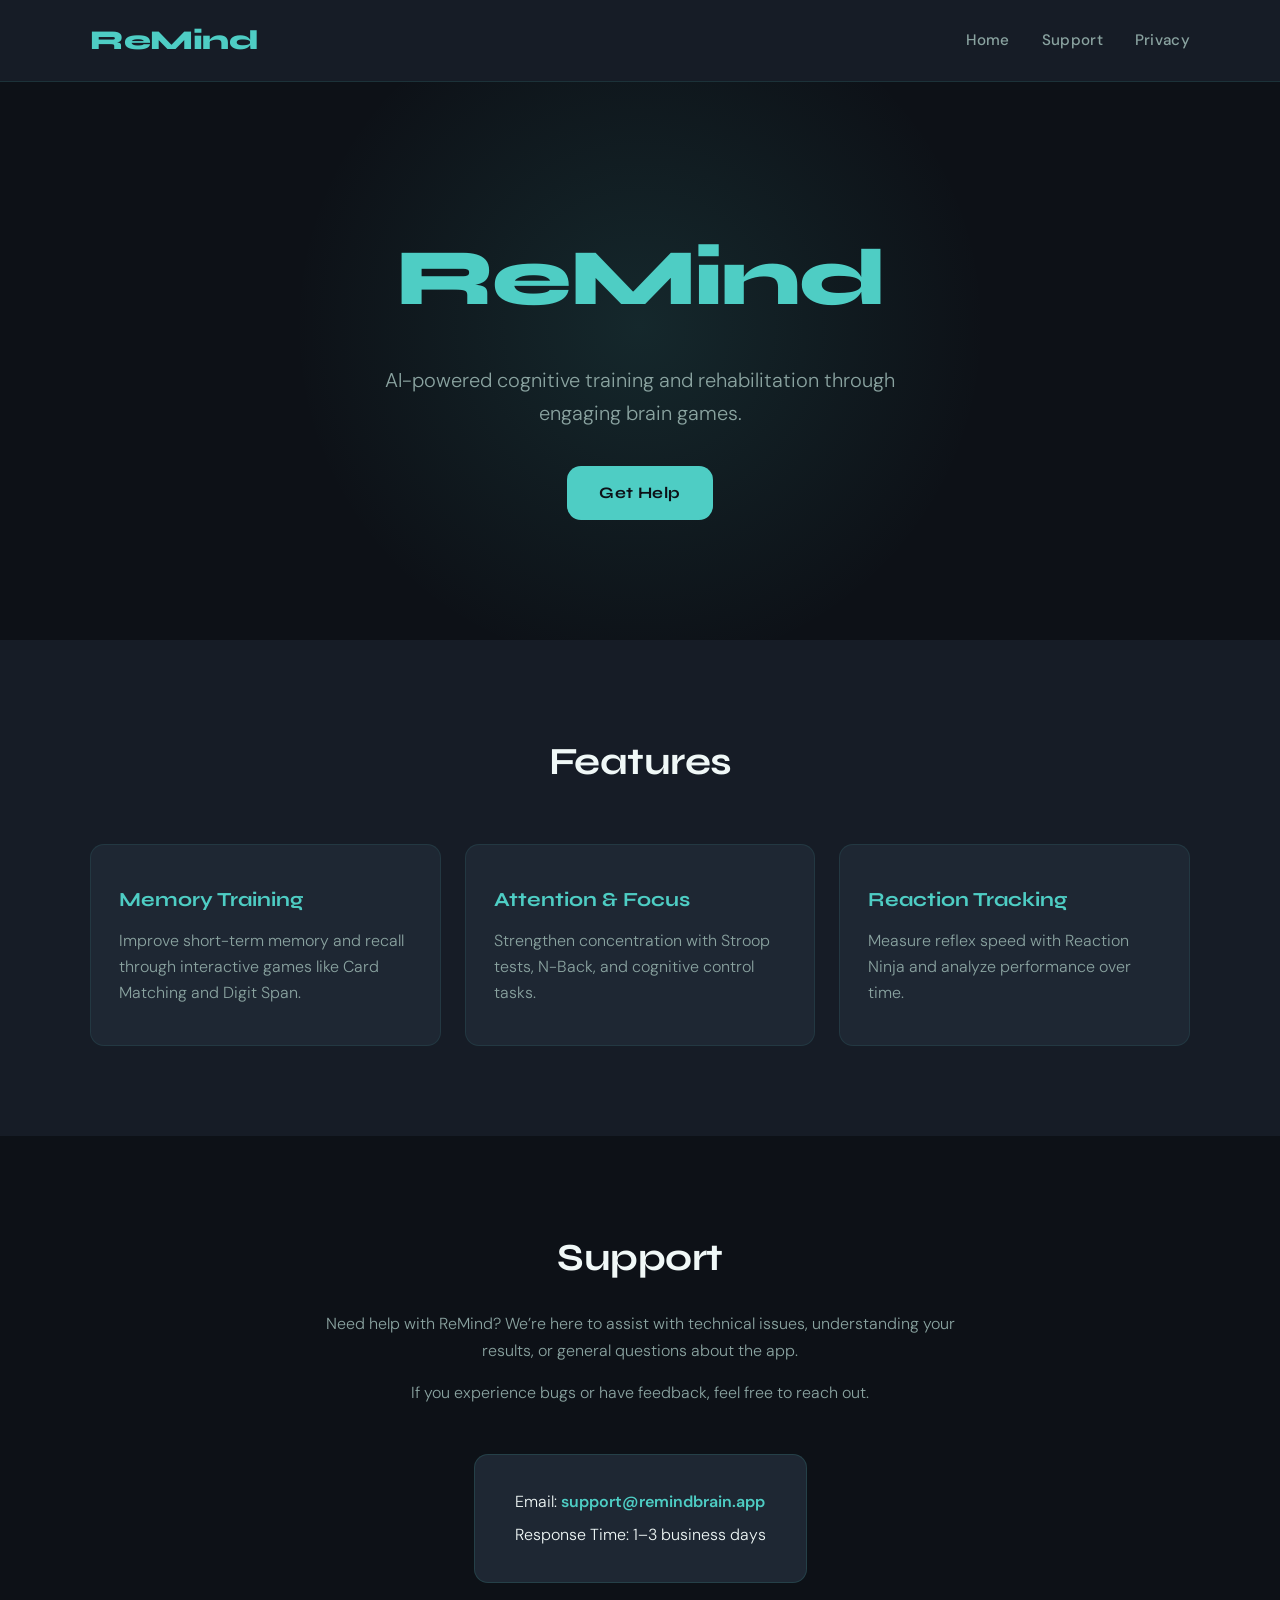
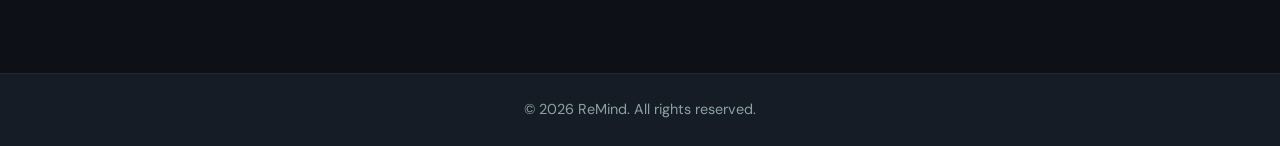
<file: index.html>
<!DOCTYPE html>
<html lang="en">
<head>
  <meta charset="UTF-8" />
  <meta name="viewport" content="width=device-width, initial-scale=1.0" />
  <title>ReMind Support</title>
  <link rel="stylesheet" href="styles.css" />
</head>

<body>
  <nav>
    <div class="navContainer">
      <div class="logo">ReMind</div>
      <div class="navLinks">
        <a href="index.html">Home</a>
        <a href="#support">Support</a>
        <a href="privacy.html">Privacy</a>
      </div>
    </div>
  </nav>

  <section class="hero">
    <h1>ReMind</h1>
    <p>AI-powered cognitive training and rehabilitation through engaging brain games.</p>
    <a class="primaryButton" href="#support">Get Help</a>
  </section>

  <section class="features">
    <h2>Features</h2>
    <div class="featureGrid">
      <div class="card">
        <h3>Memory Training</h3>
        <p>Improve short-term memory and recall through interactive games like Card Matching and Digit Span.</p>
      </div>

      <div class="card">
        <h3>Attention & Focus</h3>
        <p>Strengthen concentration with Stroop tests, N-Back, and cognitive control tasks.</p>
      </div>

      <div class="card">
        <h3>Reaction Tracking</h3>
        <p>Measure reflex speed with Reaction Ninja and analyze performance over time.</p>
      </div>
    </div>
  </section>

  <section class="supportSection" id="support">
    <h2>Support</h2>

    <p>
      Need help with ReMind? We’re here to assist with technical issues,
      understanding your results, or general questions about the app.
    </p>

    <p>
      If you experience bugs or have feedback, feel free to reach out.
    </p>

    <div class="contactBox">
      <p>Email: <a href="mailto:support@remindbrain.app">support@remindbrain.app</a></p>
      <p>Response Time: 1–3 business days</p>
    </div>
  </section>

  <footer>
    <p>&copy; 2026 ReMind. All rights reserved.</p>
  </footer>
</body>
</html>
</file>
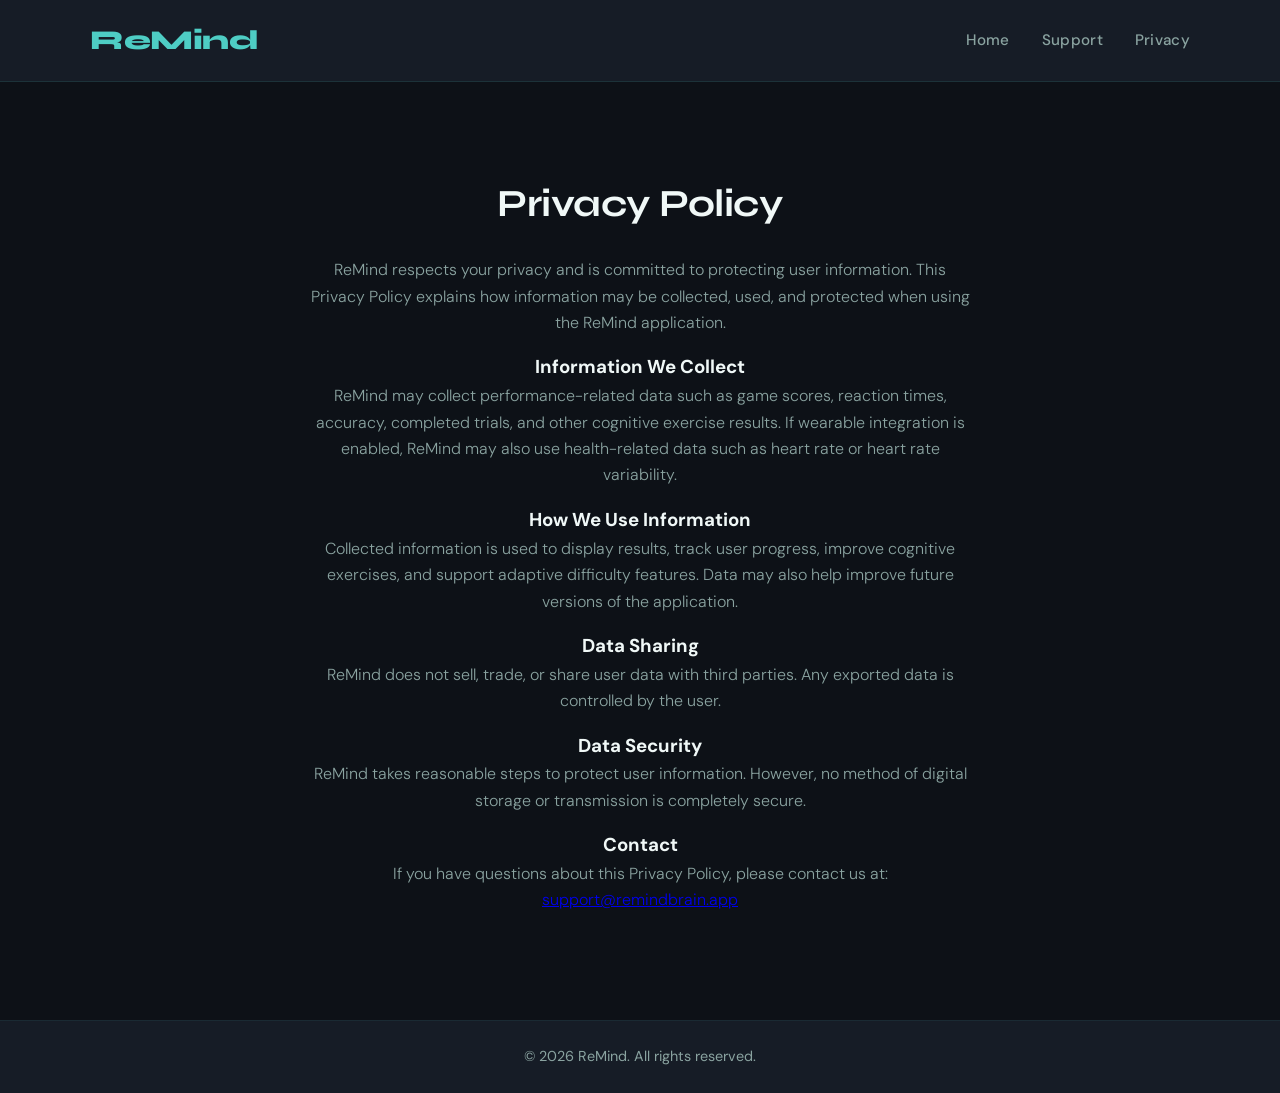
<file: privacy.html>
<!DOCTYPE html>
<html lang="en">
<head>
  <meta charset="UTF-8" />
  <meta name="viewport" content="width=device-width, initial-scale=1.0" />
  <title>ReMind Privacy Policy</title>
  <link rel="stylesheet" href="styles.css" />
</head>

<body>
  <nav>
    <div class="navContainer">
      <div class="logo">ReMind</div>
      <div class="navLinks">
        <a href="index.html">Home</a>
        <a href="index.html#support">Support</a>
        <a href="privacy.html">Privacy</a>
      </div>
    </div>
  </nav>

  <section class="supportSection">
    <h2>Privacy Policy</h2>

    <p>
      ReMind respects your privacy and is committed to protecting user information.
      This Privacy Policy explains how information may be collected, used, and protected
      when using the ReMind application.
    </p>

    <h3>Information We Collect</h3>
    <p>
      ReMind may collect performance-related data such as game scores, reaction times,
      accuracy, completed trials, and other cognitive exercise results. If wearable
      integration is enabled, ReMind may also use health-related data such as heart rate
      or heart rate variability.
    </p>

    <h3>How We Use Information</h3>
    <p>
      Collected information is used to display results, track user progress, improve
      cognitive exercises, and support adaptive difficulty features. Data may also help
      improve future versions of the application.
    </p>

    <h3>Data Sharing</h3>
    <p>
      ReMind does not sell, trade, or share user data with third parties. Any exported
      data is controlled by the user.
    </p>

    <h3>Data Security</h3>
    <p>
      ReMind takes reasonable steps to protect user information. However, no method of
      digital storage or transmission is completely secure.
    </p>

    <h3>Contact</h3>
    <p>
      If you have questions about this Privacy Policy, please contact us at:
      <a href="mailto:support@remindbrain.app">support@remindbrain.app</a>
    </p>
  </section>

  <footer>
    <p>&copy; 2026 ReMind. All rights reserved.</p>
  </footer>
</body>
</html>
</file>
<file: styles.css>
@import url('https://fonts.googleapis.com/css2?family=Syne:wght@400;600;700;800&family=DM+Sans:wght@300;400;500&display=swap');

:root {
  --bg:        #0d1117;
  --surface:   #161c26;
  --surface2:  #1e2733;
  --teal:      #4ecdc4;
  --teal-dim:  #38a89d;
  --teal-glow: rgba(78, 205, 196, 0.18);
  --white:     #f0f8f7;
  --muted:     #8aa3a0;
  --radius:    14px;
}

* {
  margin: 0;
  padding: 0;
  box-sizing: border-box;
}

body {
  background-color: var(--bg);
  color: var(--white);
  font-family: 'DM Sans', sans-serif;
  font-size: 1rem;
  line-height: 1.65;
}

/* ── NAVBAR ─────────────────────────────────── */
nav {
  background: var(--surface);
  padding: 18px 48px;
  border-bottom: 1px solid rgba(78, 205, 196, 0.12);
  position: sticky;
  top: 0;
  z-index: 100;
  backdrop-filter: blur(8px);
}

.navContainer {
  display: flex;
  justify-content: space-between;
  align-items: center;
  max-width: 1100px;
  margin: auto;
}

.logo {
  font-family: 'Syne', sans-serif;
  font-size: 1.7rem;
  font-weight: 800;
  color: var(--teal);
  letter-spacing: -0.5px;
}

.navLinks {
  display: flex;
  gap: 32px;
}

.navLinks a {
  text-decoration: none;
  color: var(--muted);
  font-size: 0.95rem;
  font-weight: 500;
  letter-spacing: 0.02em;
  transition: color 0.2s;
}

.navLinks a:hover {
  color: var(--teal);
}

/* ── HERO ────────────────────────────────────── */
.hero {
  background: var(--bg);
  color: var(--white);
  text-align: center;
  padding: 130px 24px 120px;
  position: relative;
  overflow: hidden;
}

/* subtle radial glow behind hero */
.hero::before {
  content: '';
  position: absolute;
  top: 50%;
  left: 50%;
  transform: translate(-50%, -55%);
  width: 700px;
  height: 700px;
  background: radial-gradient(ellipse, rgba(78, 205, 196, 0.12) 0%, transparent 70%);
  pointer-events: none;
}

.hero h1 {
  font-family: 'Syne', sans-serif;
  font-size: 5rem;
  font-weight: 800;
  letter-spacing: -2px;
  color: var(--teal);
  margin-bottom: 20px;
  position: relative;
}

.hero p {
  font-size: 1.25rem;
  color: var(--muted);
  max-width: 560px;
  margin: 0 auto 36px;
  font-weight: 300;
  position: relative;
}

.primaryButton {
  display: inline-block;
  background: var(--teal);
  color: var(--bg);
  padding: 14px 32px;
  border-radius: var(--radius);
  font-size: 1rem;
  font-weight: 700;
  text-decoration: none;
  font-family: 'Syne', sans-serif;
  letter-spacing: 0.03em;
  transition: background 0.2s, box-shadow 0.2s, transform 0.15s;
  position: relative;
}

.primaryButton:hover {
  background: var(--teal-dim);
  box-shadow: 0 0 28px rgba(78, 205, 196, 0.35);
  transform: translateY(-2px);
}

/* ── FEATURES ────────────────────────────────── */
.features {
  padding: 90px 40px;
  text-align: center;
  background: var(--surface);
}

.features h2 {
  font-family: 'Syne', sans-serif;
  font-size: 2.4rem;
  font-weight: 700;
  margin-bottom: 50px;
  color: var(--white);
  letter-spacing: -0.5px;
}

.featureGrid {
  display: grid;
  grid-template-columns: repeat(auto-fit, minmax(270px, 1fr));
  gap: 24px;
  max-width: 1100px;
  margin: auto;
}

.card {
  background: var(--surface2);
  padding: 38px 28px;
  border-radius: var(--radius);
  border: 1px solid rgba(78, 205, 196, 0.1);
  text-align: left;
  transition: border-color 0.25s, box-shadow 0.25s, transform 0.2s;
}

.card:hover {
  border-color: rgba(78, 205, 196, 0.4);
  box-shadow: 0 8px 32px rgba(78, 205, 196, 0.1);
  transform: translateY(-4px);
}

.card h3 {
  font-family: 'Syne', sans-serif;
  color: var(--teal);
  margin-bottom: 12px;
  font-size: 1.25rem;
  font-weight: 700;
}

.card p {
  color: var(--muted);
  font-size: 1rem;
  font-weight: 300;
}

/* ── SUPPORT ─────────────────────────────────── */
.supportSection {
  padding: 90px 24px;
  background: var(--bg);
  text-align: center;
}

.supportSection h2 {
  font-family: 'Syne', sans-serif;
  font-size: 2.4rem;
  font-weight: 700;
  margin-bottom: 22px;
  color: var(--white);
  letter-spacing: -0.5px;
}

.supportSection p {
  max-width: 660px;
  margin: 0 auto 16px;
  color: var(--muted);
  font-weight: 300;
}

.contactBox {
  margin-top: 32px;
  display: inline-block;
  background: var(--surface2);
  border: 1px solid rgba(78, 205, 196, 0.15);
  border-radius: var(--radius);
  padding: 28px 40px;
}

.contactBox p {
  color: var(--white);
  margin: 6px auto;
  font-size: 1rem;
}

.contactBox a {
  color: var(--teal);
  text-decoration: none;
  font-weight: 600;
  transition: opacity 0.2s;
}

.contactBox a:hover {
  opacity: 0.8;
}

/* ── FOOTER ──────────────────────────────────── */
footer {
  background: var(--surface);
  color: var(--muted);
  text-align: center;
  padding: 24px;
  border-top: 1px solid rgba(78, 205, 196, 0.08);
  font-size: 0.9rem;
}

/* ── RESPONSIVE ──────────────────────────────── */
@media (max-width: 768px) {
  nav {
    padding: 14px 20px;
  }

  .navContainer {
    flex-direction: column;
    gap: 12px;
  }

  .hero {
    padding: 90px 20px 80px;
  }

  .hero h1 {
    font-size: 3rem;
    letter-spacing: -1px;
  }

  .hero p {
    font-size: 1.05rem;
  }

  .features {
    padding: 60px 20px;
  }

  .features h2,
  .supportSection h2 {
    font-size: 1.9rem;
  }

  .contactBox {
    padding: 22px 24px;
    width: 100%;
    max-width: 400px;
  }
}
</file>
